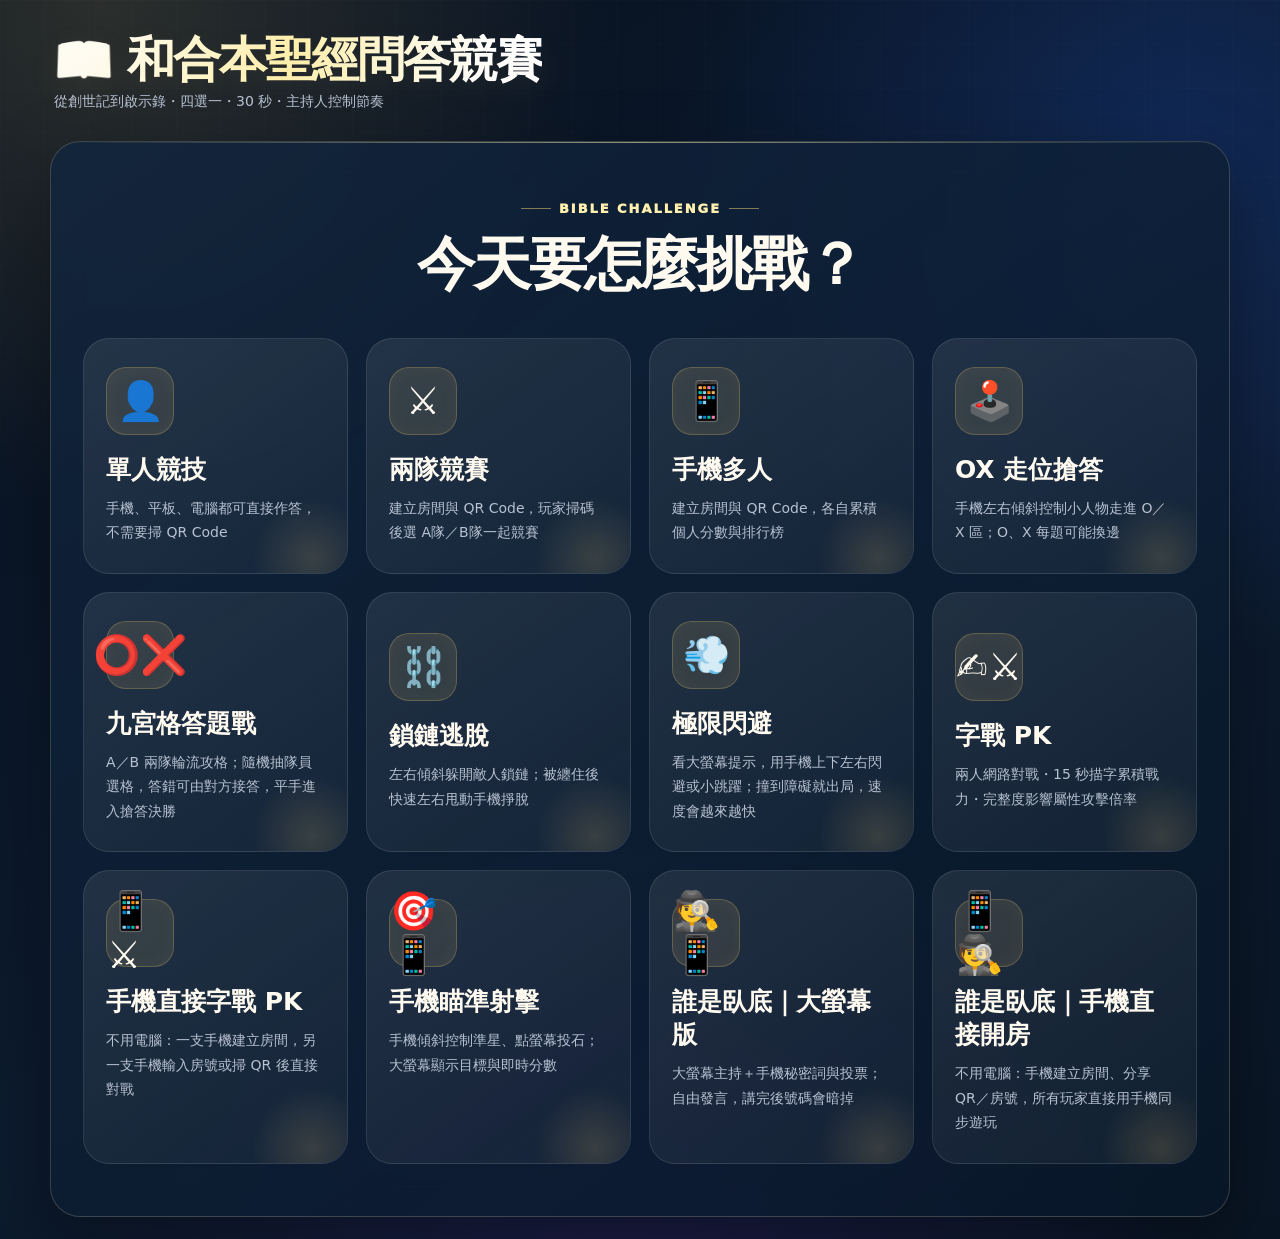
<file: index.html>
<!doctype html>
<html lang="zh-Hant">
<head>
  <meta charset="utf-8">
  <meta name="viewport" content="width=device-width,initial-scale=1">
  <meta name="theme-color" content="#07111f">
  <title>和合本聖經問答競賽</title>
  <link rel="stylesheet" href="./styles.css">
</head>
<body>
  <main id="app" class="app">
    <header class="header">
      <div>
        <div class="brand">📖 和合本聖經問答競賽</div>
        <div class="muted">從創世記到啟示錄・四選一・30 秒・主持人控制節奏</div>
      </div>
      <button id="homeBtn" class="ghost hidden">⌂ 回首頁</button>
    </header>

    <section id="home" class="glass hero">
      <div class="eyebrow">BIBLE CHALLENGE</div>
      <h1>今天要怎麼挑戰？</h1>
      <div class="mode-grid">
        <button class="mode-card" data-mode="solo">
          <span class="mode-icon">👤</span><b>單人競技</b>
          <small>手機、平板、電腦都可直接作答，不需要掃 QR Code</small>
        </button>
        <button class="mode-card" data-mode="team">
          <span class="mode-icon">⚔️</span><b>兩隊競賽</b>
          <small>建立房間與 QR Code，玩家掃碼後選 A隊／B隊一起競賽</small>
        </button>
        <button class="mode-card" data-mode="online">
          <span class="mode-icon">📱</span><b>手機多人</b>
          <small>建立房間與 QR Code，各自累積個人分數與排行榜</small>
        </button>
        <button class="mode-card" data-mode="ox">
          <span class="mode-icon">🕹️</span><b>OX 走位搶答</b>
          <small>手機左右傾斜控制小人物走進 O／X 區；O、X 每題可能換邊</small>
        </button>
        <button class="mode-card" data-mode="ttt">
          <span class="mode-icon">⭕❌</span><b>九宮格答題戰</b>
          <small>A／B 兩隊輪流攻格；隨機抽隊員選格，答錯可由對方接答，平手進入搶答決勝</small>
        </button>
        <button class="mode-card" data-mode="chain">
          <span class="mode-icon">⛓️</span><b>鎖鏈逃脫</b>
          <small>左右傾斜躲開敵人鎖鏈；被纏住後快速左右甩動手機掙脫</small>
        </button>
        <button class="mode-card" data-mode="dodge">
          <span class="mode-icon">💨</span><b>極限閃避</b>
          <small>看大螢幕提示，用手機上下左右閃避或小跳躍；撞到障礙就出局，速度會越來越快</small>
        </button>
        <button class="mode-card" data-mode="inkpk">
          <span class="mode-icon">✍️⚔️</span><b>字戰 PK</b>
          <small>兩人網路對戰・15 秒描字累積戰力・完整度影響屬性攻擊倍率</small>
        </button>
        <a class="mode-card mobile-pk-link" href="./pk.html">
          <span class="mode-icon">📱⚔️</span><b>手機直接字戰 PK</b>
          <small>不用電腦：一支手機建立房間，另一支手機輸入房號或掃 QR 後直接對戰</small>
        </a>
        <a class="mode-card mobile-pk-link" href="./shoot.html">
          <span class="mode-icon">🎯📱</span><b>手機瞄準射擊</b>
          <small>手機傾斜控制準星、點螢幕投石；大螢幕顯示目標與即時分數</small>
        </a>
        <a class="mode-card mobile-pk-link" href="./undercover.html">
          <span class="mode-icon">🕵️📱</span><b>誰是臥底｜大螢幕版</b>
          <small>大螢幕主持＋手機秘密詞與投票；自由發言，講完後號碼會暗掉</small>
        </a>
        <a class="mode-card mobile-pk-link" href="./undercover-phone.html">
          <span class="mode-icon">📱🕵️</span><b>誰是臥底｜手機直接開房</b>
          <small>不用電腦：手機建立房間、分享 QR／房號，所有玩家直接用手機同步遊玩</small>
        </a>
      </div>
    </section>

    <section id="onlineLobby" class="grid2 hidden">
      <div class="glass">
        <div id="lobbyModeLabel" class="eyebrow">手機多人模式</div>
        <h2>掃碼加入本局</h2>
        <div id="qr" class="qr-box"></div>
        <div id="joinUrl" class="join-url"></div>
        <div class="room-line">房號 <strong id="roomCode">-----</strong></div>
        <div class="button-row"><button id="onlineSetupBtn" class="primary">設定題目</button><button id="newRoomBtn" class="secondary">建立新房</button></div>
        <div id="inkpkLobbyOptions" class="inkpk-lobby-options hidden">
          <label>字戰難度
            <select id="inkpkDifficultySelect">
              <option value="easy">🟢 簡單｜1個字｜1.00×</option>
              <option value="normal">🟡 普通｜2個字｜1.15×</option>
              <option value="hard">🔴 困難｜3個字｜1.30×</option>
              <option value="heaven">👼 上天堂｜5個字｜1.50×</option>
            </select>
          </label>
          <div class="muted">1 位真人＝自動加入 AI；2 位真人＝真人 PK。AI 完成度每局隨機 70%～100%。</div>
        </div>
      </div>
      <div class="glass">
        <div class="title-row"><h2 id="waitingTitle">玩家等待區</h2><strong id="playerCount">0 人</strong></div>
        <div id="teamLobbySummary" class="team-lobby-summary hidden">
          <div><b id="lobbyTeamAName">A隊</b><strong id="teamACount">0 人</strong></div>
          <div><b id="lobbyTeamBName">B隊</b><strong id="teamBCount">0 人</strong></div>
        </div>
        <div id="players" class="player-wrap"></div>
        <p id="lobbyRuleText" class="muted">人數不限，1 人也能加入；不補 AI，不限制奇數或偶數。</p>
      </div>
    </section>

    <section id="setup" class="glass hidden">
      <div class="eyebrow">遊戲設定</div>
      <h2 id="setupTitle">設定題目</h2>
      <div class="setup-grid">
        <label>範圍
          <select id="testamentSelect">
            <option value="all">全聖經</option>
            <option value="old">舊約</option>
            <option value="new">新約</option>
          </select>
        </label>
        <label>經卷
          <select id="bookSelect"><option value="all">全部經卷</option></select>
        </label>
        <label>難度
          <select id="difficultySelect">
            <option value="easy">🟢 簡單</option>
            <option value="normal">🟡 普通</option>
            <option value="hard">🔴 困難</option>
            <option value="heaven">👼 上天堂</option>
          </select>
        </label>
        <label>題數
          <select id="countSelect">
            <option value="5">5 題</option><option value="10">10 題</option><option value="15">15 題</option><option value="20">20 題</option>
          </select>
        </label>
      </div>
      <div id="teamNames" class="team-name-grid hidden">
        <label>A 隊名稱<input id="teamAName" value="A隊" maxlength="12"></label>
        <label>B 隊名稱<input id="teamBName" value="B隊" maxlength="12"></label>
      </div>
      <div id="questionAvailability" class="notice"></div>
      <div class="button-row"><button id="startGameBtn" class="primary">開始遊戲</button><button id="backModeBtn" class="secondary">返回</button></div>
    </section>

    <section id="game" class="glass hidden">
      <div class="question-meta">
        <div><strong id="progress">第 1 / 5 題</strong><span id="difficultyBadge" class="badge"></span></div>
        <strong>⏱ <span id="timer">30</span> 秒</strong>
      </div>
      <div class="timer-shell"><div id="timerBar" class="timer-bar"></div></div>
      <div id="bookRef" class="reference-top"></div>
      <div id="questionText" class="question"></div>
      <div id="oxArena" class="ox-arena hidden">
        <div id="oxLeftZone" class="ox-zone ox-left"><div id="oxLeftLabel" class="ox-big">O</div></div>
        <div class="ox-center"><div>START</div><small>人物從中央出發</small></div>
        <div id="oxRightZone" class="ox-zone ox-right"><div id="oxRightLabel" class="ox-big">X</div></div>
        <div id="oxCharacters" class="ox-characters"></div>
      </div>
      <div id="oxStats" class="ox-stats hidden"></div>
      <div id="choices" class="choice-grid">
        <button class="choice choice-a" data-choice="A"><span class="letter">A</span><span id="answerA" class="answer"></span><span id="votesA" class="vote-count hidden"></span></button>
        <button class="choice choice-b" data-choice="B"><span class="letter">B</span><span id="answerB" class="answer"></span><span id="votesB" class="vote-count hidden"></span></button>
        <button class="choice choice-c" data-choice="C"><span class="letter">C</span><span id="answerC" class="answer"></span><span id="votesC" class="vote-count hidden"></span></button>
        <button class="choice choice-d" data-choice="D"><span class="letter">D</span><span id="answerD" class="answer"></span><span id="votesD" class="vote-count hidden"></span></button>
      </div>
      <div id="status" class="status">請作答</div>
      <div id="answerPanel" class="answer-panel hidden">
        <div id="correctAnswer" class="correct-answer"></div>
        <div id="scriptureRef" class="scripture-ref"></div>
        <div id="explanation" class="muted"></div>
      </div>
      <div id="teamScorePanel" class="team-score-panel hidden">
        <div class="team-score-card"><b id="teamALabel">A隊</b><strong id="teamAScore">0</strong></div>
        <div class="team-score-card"><b id="teamBLabel">B隊</b><strong id="teamBScore">0</strong></div>
      </div>
      <div class="button-row center">
        <button id="revealBtn" class="primary">公布答案</button>
        <button id="nextBtn" class="primary hidden">下一題 ▶</button>
      </div>
    </section>


    <section id="tttGame" class="glass hidden">
      <div class="ttt-topline">
        <div>
          <div class="eyebrow">⭕❌ TIC-TAC-TOE BIBLE BATTLE</div>
          <h2 id="tttTurnTitle">準備開始</h2>
          <div id="tttPickerText" class="muted"></div>
        </div>
        <div id="tttPhaseBadge" class="badge">等待</div>
      </div>

      <div class="ttt-layout">
        <div class="ttt-board-wrap">
          <div id="tttBoard" class="ttt-board">
            <button data-cell="0"></button><button data-cell="1"></button><button data-cell="2"></button>
            <button data-cell="3"></button><button data-cell="4"></button><button data-cell="5"></button>
            <button data-cell="6"></button><button data-cell="7"></button><button data-cell="8"></button>
          </div>
          <div class="ttt-team-key">
            <span><b id="tttAName">A隊</b> = ⭕</span>
            <span><b id="tttBName">B隊</b> = ❌</span>
          </div>
        </div>

        <div class="ttt-question-card">
          <div id="tttQuestionNo" class="muted"></div>
          <h2 id="tttQuestionText">等待選格</h2>
          <div id="tttChoices" class="ttt-host-choices hidden">
            <div><b>A</b><span id="tttA"></span></div>
            <div><b>B</b><span id="tttB"></span></div>
            <div><b>C</b><span id="tttC"></span></div>
            <div><b>D</b><span id="tttD"></span></div>
          </div>
          <div id="tttStatus" class="status">等待玩家操作</div>
          <div id="tttAnswerPanel" class="answer-panel hidden">
            <div id="tttCorrectAnswer" class="correct-answer"></div>
            <div id="tttReference" class="scripture-ref"></div>
            <div id="tttExplanation" class="muted"></div>
          </div>
        </div>
      </div>

      <div id="tttWinnerBanner" class="ttt-winner hidden"></div>
      <div class="button-row center">
        <button id="tttBackLobbyBtn" class="secondary hidden">返回等待區</button>
      </div>
    </section>


    <section id="chainGame" class="glass hidden">
      <div class="chain-head">
        <div>
          <div class="eyebrow">⛓️ CHAIN ESCAPE</div>
          <h2>鎖鏈逃脫</h2>
          <div id="chainStatus" class="status">準備開始</div>
        </div>
        <div class="chain-clock">⏱ <span id="chainTimer">45</span> 秒</div>
      </div>

      <div id="chainArena" class="chain-arena">
        <div class="chain-lane chain-left"><span>左側</span></div>
        <div class="chain-lane chain-center"><span>中央</span></div>
        <div class="chain-lane chain-right"><span>右側</span></div>
        <div id="chainWarning" class="chain-warning hidden">⚠️ 鎖鏈來了！</div>
        <div id="chainStrike" class="chain-strike hidden">⛓️⛓️⛓️</div>
        <div id="chainPlayers" class="chain-players"></div>
      </div>

      <div class="chain-legend">
        <span>左右傾斜手機＝移動</span>
        <span>被鎖住＝快速左右甩動手機掙脫</span>
      </div>
      <div id="chainScores" class="chain-scores"></div>
      <div class="button-row center">
        <button id="chainRestartBtn" class="primary hidden">再玩一次</button>
      </div>
    </section>


    <section id="dodgeGame" class="glass hidden">
      <div class="dodge-head">
        <div>
          <div class="eyebrow">💨 DODGE RUSH</div>
          <h2>極限閃避</h2>
          <div id="dodgeStatus" class="status">準備開始</div>
        </div>
        <div class="dodge-meta">
          <b>第 <span id="dodgeRound">0</span> 回合</b>
          <b>速度 <span id="dodgeSpeed">1.0×</span></b>
        </div>
      </div>

      <div id="dodgeArena" class="dodge-arena">
        <div class="dodge-center-target">
          <div id="dodgeCommandIcon" class="dodge-command-icon">READY</div>
          <div id="dodgeCommandText" class="dodge-command-text">看提示閃避</div>
        </div>
        <div id="dodgeObstacle" class="dodge-obstacle hidden">🧱</div>
        <div id="dodgePlayers" class="dodge-players"></div>
      </div>

      <div id="dodgeProgressShell" class="dodge-progress-shell">
        <div id="dodgeProgressBar" class="dodge-progress-bar"></div>
      </div>

      <div id="dodgeScoreboard" class="chain-scores"></div>
      <div class="button-row center">
        <button id="dodgeRestartBtn" class="primary hidden">再玩一次</button>
      </div>
    </section>


    <section id="inkpkGame" class="glass hidden">
      <div class="inkpk-head">
        <div>
          <div class="eyebrow">✍️⚔️ INK BATTLE</div>
          <h2>字戰 PK</h2>
          <div id="inkpkHostStatus" class="status">等待兩位玩家</div>
        </div>
        <div class="inkpk-char-box">
          <small>本局描寫</small>
          <strong id="inkpkHostChar">勇</strong>
        </div>
      </div>

      <div class="inkpk-versus">
        <article class="inkpk-fighter" id="inkpkFighter1">
          <div class="inkpk-player-top"><b id="inkpkName1">玩家 1</b><span id="inkpkColor1" class="ink-color-dot"></span></div>
          <div class="inkpk-hp-shell"><div id="inkpkHp1" class="inkpk-hp-bar"></div></div>
          <div class="inkpk-hp-text"><span id="inkpkHpText1">戰力 --</span><span id="inkpkComplete1">完整度 --</span></div>
          <div class="inkpk-glyph-stage"><img id="inkpkGlyph1" alt="玩家一描寫的字"></div>
          <div id="inkpkMult1" class="inkpk-mult">攻擊倍率 --</div>
        </article>

        <div class="inkpk-center">
          <div class="inkpk-vs">VS</div>
          <div id="inkpkClashText" class="inkpk-clash-text">準備中</div>
        </div>

        <article class="inkpk-fighter" id="inkpkFighter2">
          <div class="inkpk-player-top"><b id="inkpkName2">玩家 2</b><span id="inkpkColor2" class="ink-color-dot"></span></div>
          <div class="inkpk-hp-shell"><div id="inkpkHp2" class="inkpk-hp-bar"></div></div>
          <div class="inkpk-hp-text"><span id="inkpkHpText2">戰力 --</span><span id="inkpkComplete2">完整度 --</span></div>
          <div class="inkpk-glyph-stage"><img id="inkpkGlyph2" alt="玩家二描寫的字"></div>
          <div id="inkpkMult2" class="inkpk-mult">攻擊倍率 --</div>
        </article>
      </div>

      <div id="inkpkRuleHint" class="notice">兩位玩家都完成 15 秒描字後，字會自動進場碰撞對戰。</div>
      <div id="inkpkWinner" class="ttt-winner hidden"></div>
      <div class="button-row center"><button id="inkpkRestartBtn" class="primary hidden">再玩一次</button></div>
    </section>

    <section id="ranking" class="glass hidden">
      <div class="eyebrow">FINAL RESULT</div>
      <h2>🏆 最終結果</h2>
      <div id="rankList" class="rank-list"></div>
      <button id="restartBtn" class="primary">再玩一局</button>
    </section>
  </main>
  <script type="module" src="./screen.js"></script>
</body>
</html>
</file>
<file: styles.css>
:root{
  --bg:#07111f;--bg2:#0d1b2f;--panel:rgba(12,28,48,.78);--panel2:rgba(255,255,255,.055);
  --line:rgba(235,220,176,.20);--line2:rgba(255,255,255,.10);--text:#fffaf0;--muted:#b8c2d3;
  --gold:#e6c56d;--gold2:#fff0ae;--blue:#2563eb;--cyan:#0891b2;--rose:#db2777;--orange:#f97316;
  --green:#16a34a;--lime:#65a30d;--violet:#7c3aed;--purple:#9333ea;--danger:#ef4444;
  --shadow:0 24px 70px rgba(0,0,0,.34);--soft-shadow:0 10px 34px rgba(0,0,0,.22);
}
*{box-sizing:border-box}
html{min-height:100%;background:var(--bg)}
body{margin:0;min-height:100vh;font-family:"Microsoft JhengHei","PingFang TC",system-ui,sans-serif;color:var(--text);background:
 radial-gradient(circle at 8% 0%,rgba(230,197,109,.16),transparent 30%),
 radial-gradient(circle at 92% 12%,rgba(37,99,235,.22),transparent 32%),
 radial-gradient(circle at 50% 110%,rgba(124,58,237,.16),transparent 38%),
 linear-gradient(150deg,var(--bg),var(--bg2) 58%,#091523);padding:22px;overflow-x:hidden}
body::before{content:"";position:fixed;inset:0;pointer-events:none;background-image:linear-gradient(rgba(255,255,255,.018) 1px,transparent 1px),linear-gradient(90deg,rgba(255,255,255,.018) 1px,transparent 1px);background-size:44px 44px;mask-image:linear-gradient(to bottom,rgba(0,0,0,.7),transparent 92%)}
button,input,select{font:inherit}button{touch-action:manipulation}.hidden{display:none!important}
.app{width:min(1180px,100%);margin:auto;position:relative;z-index:1}
.header{display:flex;justify-content:space-between;align-items:center;gap:18px;margin:4px 0 22px;padding:8px 4px}
.brand{font-size:clamp(28px,4vw,48px);font-weight:1000;letter-spacing:-.04em;line-height:1.08;background:linear-gradient(105deg,#fffdf5 8%,var(--gold2) 48%,#fff 88%);-webkit-background-clip:text;background-clip:text;color:transparent;text-shadow:0 10px 35px rgba(230,197,109,.08)}
.header .muted{margin-top:7px;font-size:14px}.muted{color:var(--muted)}
.glass{background:linear-gradient(145deg,rgba(17,37,61,.86),rgba(8,23,41,.75));border:1px solid var(--line);border-radius:30px;padding:26px;box-shadow:var(--shadow);backdrop-filter:blur(18px);-webkit-backdrop-filter:blur(18px);position:relative;overflow:hidden}
.glass::after{content:"";position:absolute;left:0;right:0;top:0;height:1px;background:linear-gradient(90deg,transparent,rgba(255,240,174,.55),transparent);pointer-events:none}
.hero{text-align:center;padding:52px 32px}.hero h1{font-size:clamp(32px,5vw,58px);margin:10px 0 4px;letter-spacing:-.04em}.eyebrow{display:inline-flex;align-items:center;gap:8px;font-weight:1000;color:var(--gold2);letter-spacing:.15em;text-transform:uppercase;font-size:13px}.eyebrow::before,.eyebrow::after{content:"";width:30px;height:1px;background:rgba(230,197,109,.55)}
.mode-grid{display:grid;grid-template-columns:repeat(3,1fr);gap:18px;margin-top:34px}
.mode-card,.setting-card{border:1px solid var(--line2);background:linear-gradient(145deg,rgba(255,255,255,.085),rgba(255,255,255,.035));color:var(--text);border-radius:26px;padding:28px 22px;text-align:left;cursor:pointer;transition:transform .22s ease,border-color .22s ease,box-shadow .22s ease,background .22s ease;position:relative;overflow:hidden;min-height:210px}
.mode-card::before{content:"";position:absolute;inset:auto -30px -50px auto;width:130px;height:130px;border-radius:50%;background:radial-gradient(circle,rgba(230,197,109,.17),transparent 65%)}
.mode-card:hover{transform:translateY(-7px);border-color:rgba(255,240,174,.5);box-shadow:0 18px 45px rgba(0,0,0,.28);background:linear-gradient(145deg,rgba(255,255,255,.12),rgba(255,255,255,.05))}.mode-card:active{transform:translateY(-2px) scale(.99)}
.mode-icon{display:flex;align-items:center;justify-content:center;width:68px;height:68px;border-radius:20px;font-size:38px;margin-bottom:18px;background:rgba(230,197,109,.11);border:1px solid rgba(230,197,109,.25);box-shadow:inset 0 0 20px rgba(230,197,109,.05)}
.mode-card b{display:block;font-size:25px}.mode-card small{display:block;color:var(--muted);margin-top:10px;line-height:1.75;font-size:14px}
.primary,.secondary,.ghost{border-radius:17px;padding:14px 21px;font-weight:1000;cursor:pointer;transition:.18s ease;letter-spacing:.01em}.primary{border:1px solid rgba(255,240,174,.38);color:#172033;background:linear-gradient(135deg,#fff0ae,#e6c56d 56%,#c9a746);box-shadow:0 10px 26px rgba(230,197,109,.18)}.primary:hover{transform:translateY(-2px);filter:brightness(1.04);box-shadow:0 14px 30px rgba(230,197,109,.24)}.primary:disabled{opacity:.4;cursor:not-allowed;transform:none;filter:none}.secondary,.ghost{border:1px solid var(--line);color:var(--text);background:rgba(255,255,255,.055)}.secondary:hover,.ghost:hover{background:rgba(255,255,255,.1);border-color:rgba(255,240,174,.38)}
.grid2{display:grid;grid-template-columns:1fr 1fr;gap:20px}.grid2 .glass{min-height:420px}
.qr-box{display:inline-block;background:#fff;padding:14px;border-radius:22px;min-width:248px;min-height:248px;box-shadow:0 18px 45px rgba(0,0,0,.27)}.join-url{word-break:break-all;color:var(--muted);font-size:12px;margin-top:12px;line-height:1.5}.room-line{margin-top:16px;font-size:20px}.room-line strong{color:var(--gold2);letter-spacing:.1em}.button-row{display:flex;gap:11px;flex-wrap:wrap;margin-top:20px}.button-row.center{justify-content:center}.title-row,.question-meta{display:flex;justify-content:space-between;align-items:center;gap:14px}.player-wrap{display:flex;flex-wrap:wrap;gap:9px;margin-top:14px}.pill{padding:10px 14px;border-radius:999px;background:rgba(255,255,255,.075);border:1px solid var(--line2);font-weight:900;box-shadow:var(--soft-shadow)}
.setup-grid,.team-name-grid{display:grid;grid-template-columns:repeat(2,1fr);gap:16px;margin:22px 0}.setup-grid label,.team-name-grid label,label{display:grid;gap:9px;font-weight:900;color:#f8f3e3}select,input{width:100%;padding:15px 16px;border-radius:15px;border:1px solid var(--line);background:#102039;color:var(--text);outline:none;transition:.18s}select:focus,input:focus{border-color:var(--gold);box-shadow:0 0 0 4px rgba(230,197,109,.10)}option{background:#102039;color:#fff}.notice{padding:15px 17px;border-radius:18px;background:rgba(230,197,109,.075);border:1px solid rgba(230,197,109,.16);line-height:1.65;color:#e9e2cf}
#game{padding:28px}.question-meta{padding:2px 4px 8px}.question-meta>strong{font-size:20px;color:var(--gold2)}
.timer-shell{height:12px;border-radius:999px;background:rgba(255,255,255,.08);overflow:hidden;margin:12px 0 24px;border:1px solid rgba(255,255,255,.06)}.timer-bar{height:100%;width:100%;background:linear-gradient(90deg,#4ade80 0%,#facc15 52%,#fb7185 100%);box-shadow:0 0 18px rgba(250,204,21,.3);transition:width .2s linear}.badge{display:inline-block;margin-left:10px;padding:6px 11px;border-radius:999px;background:rgba(230,197,109,.10);border:1px solid rgba(230,197,109,.22);color:var(--gold2);font-size:13px}.reference-top{text-align:center;color:var(--gold2);font-weight:1000;letter-spacing:.05em}.question{font-size:clamp(28px,4vw,50px);font-weight:1000;text-align:center;margin:22px auto 30px;line-height:1.4;max-width:980px;text-wrap:balance;text-shadow:0 7px 30px rgba(0,0,0,.22)}
.choice-grid{display:grid;grid-template-columns:1fr 1fr;gap:16px}.choice{min-height:156px;border:1px solid rgba(255,255,255,.17);border-radius:26px;color:#fff;padding:20px 22px;display:grid;grid-template-columns:72px 1fr;align-items:center;gap:18px;text-align:left;cursor:pointer;position:relative;overflow:hidden;box-shadow:0 14px 32px rgba(0,0,0,.20);transition:transform .16s ease,box-shadow .16s ease,filter .16s ease,opacity .16s ease}.choice::after{content:"";position:absolute;inset:0;background:linear-gradient(110deg,rgba(255,255,255,.13),transparent 28%,transparent 72%,rgba(255,255,255,.06));pointer-events:none}.choice:hover:not(:disabled){transform:translateY(-3px) scale(1.01);box-shadow:0 18px 38px rgba(0,0,0,.28);filter:brightness(1.05)}.choice:active:not(:disabled){transform:scale(.992)}.choice:disabled{cursor:default}.choice-a{background:linear-gradient(145deg,#1d4ed8,#0e7490)}.choice-b{background:linear-gradient(145deg,#be185d,#ea580c)}.choice-c{background:linear-gradient(145deg,#15803d,#4d7c0f)}.choice-d{background:linear-gradient(145deg,#6d28d9,#7e22ce)}.letter{display:flex;align-items:center;justify-content:center;width:62px;height:62px;border-radius:18px;font-size:38px;font-weight:1000;background:rgba(0,0,0,.20);border:1px solid rgba(255,255,255,.24);text-shadow:0 4px 12px rgba(0,0,0,.25)}.answer{font-size:clamp(18px,2.5vw,29px);font-weight:1000;line-height:1.4}.vote-count{position:absolute;right:14px;bottom:12px;background:rgba(5,12,20,.34);padding:7px 11px;border-radius:999px;font-size:13px;font-weight:900;border:1px solid rgba(255,255,255,.12)}.selected{outline:5px solid #fff;outline-offset:-8px;box-shadow:0 0 0 4px rgba(255,255,255,.18),0 18px 40px rgba(0,0,0,.25)}.correct{outline:6px solid #fef08a;outline-offset:-9px;box-shadow:0 0 0 5px rgba(34,197,94,.5),0 0 35px rgba(74,222,128,.32)!important;animation:correctPulse .45s ease}.wrong{opacity:.36;filter:saturate(.55)}@keyframes correctPulse{50%{transform:scale(1.018)}}
.status{text-align:center;font-weight:1000;font-size:20px;margin:22px 0;color:#f7f0dc}.answer-panel{padding:22px;border-radius:22px;background:linear-gradient(145deg,rgba(21,128,61,.17),rgba(230,197,109,.08));border:1px solid rgba(134,239,172,.28);text-align:center;box-shadow:inset 0 1px 0 rgba(255,255,255,.06)}.correct-answer{font-size:27px;font-weight:1000;color:#ecfccb}.scripture-ref{font-size:18px;margin-top:10px;color:var(--gold2);font-weight:900}.team-score-panel{display:grid;grid-template-columns:1fr 1fr;gap:16px;margin-top:20px}.team-score-card{display:grid;gap:10px;text-align:center;padding:18px;border-radius:20px;background:rgba(255,255,255,.055);border:1px solid var(--line2)}.team-score-card strong{font-size:38px;color:var(--gold2)}
.rank-list{display:grid;gap:13px;margin:20px 0}.rank{display:flex;align-items:center;gap:15px;padding:18px;border-radius:20px;background:linear-gradient(90deg,rgba(255,255,255,.085),rgba(255,255,255,.04));border:1px solid var(--line2);box-shadow:var(--soft-shadow)}.rank:first-child{border-color:rgba(230,197,109,.38);background:linear-gradient(90deg,rgba(230,197,109,.14),rgba(255,255,255,.045))}.rank .name{flex:1;font-weight:1000}.rank strong{color:var(--gold2);font-size:20px}.medal{font-size:30px}
.mobile-card{width:min(620px,100%);margin:5vh auto}.full{width:100%;margin-top:16px}.big-icon{text-align:center;font-size:68px;filter:drop-shadow(0 10px 20px rgba(0,0,0,.25))}.mobile-card h1,.mobile-card h2{text-align:center}.mobile-card h1{margin-bottom:18px}.mobile-choice-grid{display:grid;grid-template-columns:1fr 1fr;gap:12px}.mobile-choice{min-height:154px;border:1px solid rgba(255,255,255,.17);border-radius:24px;color:#fff;font-size:20px;font-weight:1000;white-space:pre-line;padding:16px;box-shadow:var(--soft-shadow)}.mobile-card #nameInput{margin-top:7px}.mobile-card #joinMsg{min-height:26px;margin-top:9px}.mobile-timer{text-align:center;font-weight:1000;font-size:24px;margin:9px 0 16px;color:var(--gold2)}
.team-lobby-summary{display:grid;grid-template-columns:1fr 1fr;gap:11px;margin:14px 0 18px}.team-lobby-summary>div{display:flex;justify-content:space-between;align-items:center;padding:14px 16px;border-radius:17px;background:rgba(255,255,255,.055);border:1px solid var(--line2)}.team-picker{margin:16px 0}.team-pick.active{outline:4px solid var(--gold2);outline-offset:-5px;background:rgba(230,197,109,.18);color:var(--gold2)}.team-tag{text-align:center;padding:11px 14px;border-radius:999px;background:rgba(230,197,109,.10);border:1px solid rgba(230,197,109,.25);font-weight:1000;color:var(--gold2)}.pill.team-a{background:rgba(37,99,235,.18);border-color:rgba(96,165,250,.25)}.pill.team-b{background:rgba(219,39,119,.18);border-color:rgba(244,114,182,.25)}
@media(max-width:900px){.mode-grid{grid-template-columns:1fr}.mode-card{min-height:unset}.grid2{grid-template-columns:1fr}.grid2 .glass{min-height:unset}}
@media(max-width:760px){body{padding:12px}.header{align-items:flex-start;margin-bottom:14px}.brand{font-size:29px}.header .muted{font-size:12px}.glass{border-radius:24px;padding:18px}.hero{padding:28px 16px}.hero h1{font-size:36px}.mode-grid{gap:12px;margin-top:24px}.mode-card{text-align:left;padding:20px;display:grid;grid-template-columns:58px 1fr;column-gap:14px;align-items:center}.mode-card::before{display:none}.mode-icon{width:58px;height:58px;font-size:30px;margin:0;grid-row:1/3}.mode-card b{font-size:21px}.mode-card small{margin-top:3px;line-height:1.55}.setup-grid,.team-name-grid,.choice-grid,.team-score-panel{grid-template-columns:1fr}.question-meta{align-items:flex-start}.question-meta>div{display:grid;gap:7px}.question-meta>strong{font-size:17px}.badge{margin-left:0;width:max-content}.question{font-size:29px;margin:17px 0 22px}.choice{min-height:112px;border-radius:21px;padding:14px 16px;grid-template-columns:54px 1fr;gap:13px}.letter{width:48px;height:48px;border-radius:14px;font-size:29px}.answer{font-size:18px}.vote-count{right:10px;bottom:8px}.team-lobby-summary{grid-template-columns:1fr}.qr-box{min-width:228px;min-height:228px}.button-row>*{flex:1 1 150px}.mobile-card{margin:2vh auto}.mobile-choice{min-height:132px;font-size:18px}.eyebrow::before,.eyebrow::after{width:18px}}
@media(max-width:430px){body{padding:9px}.glass{padding:15px;border-radius:21px}.brand{font-size:25px}.hero h1{font-size:31px}.mobile-choice-grid{grid-template-columns:1fr}.mobile-choice{min-height:96px}.choice{min-height:100px}.question{font-size:25px}.primary,.secondary,.ghost{padding:13px 15px}.team-picker .mobile-choice-grid{grid-template-columns:1fr 1fr}.team-picker .team-pick{min-height:54px}}
@media(prefers-reduced-motion:reduce){*{animation:none!important;transition:none!important}}


/* v10 - OX 走位搶答 */
.ox-arena{position:relative;height:460px;border-radius:28px;overflow:hidden;border:2px solid rgba(255,255,255,.14);background:linear-gradient(180deg,#10233e,#091728);box-shadow:inset 0 0 50px rgba(0,0,0,.35);margin:14px 0 18px}
.ox-zone{position:absolute;top:0;bottom:0;width:34%;display:flex;align-items:center;justify-content:center;opacity:.86;transition:.25s}.ox-left{left:0}.ox-right{right:0}.zone-o{background:linear-gradient(135deg,rgba(34,197,94,.34),rgba(14,116,144,.22))}.zone-x{background:linear-gradient(135deg,rgba(244,63,94,.34),rgba(190,24,93,.22))}.ox-big{font-size:clamp(92px,13vw,180px);font-weight:1000;color:#fff;text-shadow:0 9px 35px rgba(0,0,0,.35)}.ox-center{position:absolute;left:34%;right:34%;top:0;bottom:0;display:flex;flex-direction:column;align-items:center;justify-content:center;color:rgba(255,255,255,.44);font-weight:1000;letter-spacing:.14em;border-left:2px dashed rgba(255,255,255,.16);border-right:2px dashed rgba(255,255,255,.16)}.ox-center small{font-size:11px;margin-top:8px;letter-spacing:.04em}.ox-characters{position:absolute;inset:0;pointer-events:none}.ox-person{position:absolute;transform:translate(-50%,-50%);display:grid;justify-items:center;min-width:74px;transition:left .05s linear;z-index:5}.ox-avatar{font-size:44px;filter:drop-shadow(0 6px 8px rgba(0,0,0,.5))}.ox-person b{font-size:12px;background:rgba(4,10,18,.78);border:1px solid rgba(255,255,255,.22);padding:4px 7px;border-radius:999px;max-width:90px;overflow:hidden;text-overflow:ellipsis;white-space:nowrap}.ox-person.walking .ox-avatar{animation:oxWalk .22s infinite alternate}@keyframes oxWalk{to{transform:translateY(-7px) rotate(3deg)}}.ox-correct{box-shadow:inset 0 0 0 8px #fef08a,inset 0 0 70px rgba(250,204,21,.33);opacity:1}.ox-stats{display:flex;justify-content:center;gap:12px;flex-wrap:wrap;margin:12px 0}.ox-stats span{padding:10px 14px;border-radius:999px;background:rgba(255,255,255,.07);border:1px solid var(--line2)}
.ox-phone-guide{display:grid;grid-template-columns:76px 1fr 76px;align-items:center;gap:9px;margin:18px 0;text-align:center}.ox-phone-guide span{font-size:48px;font-weight:1000;padding:18px 6px;border-radius:22px;background:rgba(255,255,255,.08);border:1px solid var(--line2)}.ox-phone-guide b{color:var(--gold2);font-size:16px}.ox-fallback{display:grid;grid-template-columns:1fr 1fr 1fr;gap:9px;margin-top:14px}.ox-fallback button{min-height:54px}.mode-grid{grid-template-columns:repeat(4,1fr)}
@media(max-width:1100px){.mode-grid{grid-template-columns:repeat(2,1fr)}}
@media(max-width:760px){.ox-arena{height:380px}.ox-avatar{font-size:36px}.ox-person{min-width:64px}.ox-fallback{grid-template-columns:1fr 1fr 1fr}.mode-grid{grid-template-columns:1fr}}


/* ===== 九宮格答題戰 ===== */
.ttt-topline{display:flex;justify-content:space-between;align-items:flex-start;gap:16px;margin-bottom:18px}
.ttt-layout{display:grid;grid-template-columns:minmax(300px,520px) 1fr;gap:24px;align-items:start}
.ttt-board-wrap{display:flex;flex-direction:column;gap:14px}
.ttt-board,.ttt-mobile-board{display:grid;grid-template-columns:repeat(3,1fr);gap:10px}
.ttt-board button{
  aspect-ratio:1/1;border:2px solid rgba(255,255,255,.2);border-radius:18px;
  background:rgba(255,255,255,.06);font-size:clamp(34px,5vw,72px);font-weight:900;color:#fff;
  pointer-events:none;
}
.ttt-board button.team-a,.ttt-mobile-board button.team-a{background:rgba(53,170,255,.18)}
.ttt-board button.team-b,.ttt-mobile-board button.team-b{background:rgba(255,85,120,.18)}
.ttt-board button.winning{outline:4px solid #ffd86b;box-shadow:0 0 28px rgba(255,216,107,.45);transform:scale(1.03)}
.ttt-team-key{display:flex;justify-content:space-between;gap:12px;flex-wrap:wrap;font-size:1.05rem}
.ttt-question-card{background:rgba(255,255,255,.055);border:1px solid rgba(255,255,255,.12);border-radius:20px;padding:20px;min-height:360px}
.ttt-host-choices{display:grid;grid-template-columns:1fr 1fr;gap:10px;margin:18px 0}
.ttt-host-choices>div{display:flex;gap:10px;align-items:flex-start;background:rgba(255,255,255,.07);padding:12px;border-radius:14px}
.ttt-host-choices b{display:inline-flex;align-items:center;justify-content:center;min-width:32px;height:32px;border-radius:10px;background:rgba(255,255,255,.14)}
.ttt-winner{margin-top:20px;padding:22px;text-align:center;font-size:clamp(28px,4vw,52px);font-weight:900;border-radius:18px;background:linear-gradient(135deg,rgba(255,214,102,.25),rgba(255,255,255,.08));border:2px solid rgba(255,214,102,.6)}

.ttt-mobile-board{margin:18px 0}
.ttt-mobile-board button{
  aspect-ratio:1/1;border:2px solid rgba(255,255,255,.22);border-radius:16px;
  background:rgba(255,255,255,.08);color:#fff;font-size:30px;font-weight:900;
}
.ttt-mobile-board button:disabled{opacity:.62}
.ttt-mobile-board button:not(:disabled){box-shadow:0 0 0 2px rgba(255,216,107,.25) inset}
#tttBuzzBtn{font-size:26px;padding:22px;margin:18px 0;animation:tttPulse .8s infinite alternate}
@keyframes tttPulse{from{transform:scale(1)}to{transform:scale(1.025)}}
@media(max-width:900px){.ttt-layout{grid-template-columns:1fr}.ttt-question-card{min-height:unset}}

.ttt-board button.ttt-selected{outline:4px solid rgba(255,255,255,.8);box-shadow:0 0 22px rgba(255,255,255,.28)}


/* ===== v12：OX 手機目前位置顯示 ===== */
.ox-phone-track-wrap{margin:18px 0 14px}
.ox-phone-track{
  position:relative;height:110px;border-radius:20px;overflow:hidden;
  border:2px solid rgba(255,255,255,.18);
  background:rgba(255,255,255,.05);
}
.ox-phone-zone{position:absolute;top:0;bottom:0;display:flex;align-items:flex-start;justify-content:center;padding-top:10px;font-weight:900;font-size:22px;transition:.18s}
.ox-phone-zone.left{left:0;width:35%}
.ox-phone-zone.center{left:35%;width:30%;background:rgba(255,255,255,.045);font-size:14px;color:rgba(255,255,255,.65)}
.ox-phone-zone.right{right:0;width:35%}
.ox-phone-zone.zone-o{background:rgba(48,190,125,.16)}
.ox-phone-zone.zone-x{background:rgba(255,84,112,.16)}
.ox-phone-zone.active-zone{box-shadow:inset 0 0 0 3px rgba(255,216,107,.72);filter:brightness(1.18)}
.ox-phone-player{
  position:absolute;left:50%;bottom:8px;transform:translateX(-50%);
  display:flex;flex-direction:column;align-items:center;z-index:5;
  transition:left .045s linear;pointer-events:none;
}
.ox-phone-player .avatar{font-size:38px;filter:drop-shadow(0 4px 5px rgba(0,0,0,.35))}
.ox-phone-player small{
  max-width:90px;overflow:hidden;text-overflow:ellipsis;white-space:nowrap;
  padding:2px 7px;border-radius:10px;background:rgba(8,18,32,.82);font-weight:800
}
.ox-position-text,.ox-choice-text{text-align:center;font-weight:800;margin-top:8px}
.ox-choice-text{font-size:18px;color:#ffe18a}


/* ===== v13：鎖鏈逃脫 ===== */
.chain-head{display:flex;justify-content:space-between;gap:18px;align-items:flex-start;margin-bottom:16px}
.chain-clock{font-size:clamp(22px,3vw,34px);font-weight:900}
.chain-arena{
  position:relative;height:min(58vh,520px);min-height:360px;overflow:hidden;border-radius:24px;
  border:2px solid rgba(255,255,255,.14);background:linear-gradient(180deg,rgba(255,255,255,.055),rgba(0,0,0,.13));
}
.chain-lane{position:absolute;top:0;bottom:0;display:flex;justify-content:center;padding-top:14px;font-weight:900;color:rgba(255,255,255,.7)}
.chain-left{left:0;width:35%;background:rgba(66,155,255,.055)}
.chain-center{left:35%;width:30%;background:rgba(255,255,255,.035)}
.chain-right{right:0;width:35%;background:rgba(255,110,130,.055)}
.chain-warning{
  position:absolute;top:12%;z-index:8;padding:16px 22px;border-radius:16px;
  background:rgba(255,200,68,.94);color:#1b1604;font-size:clamp(20px,3vw,36px);font-weight:900;
  box-shadow:0 8px 25px rgba(0,0,0,.3);animation:chainWarn .32s infinite alternate;
}
.chain-warning[data-zone="left"]{left:6%}
.chain-warning[data-zone="center"]{left:50%;transform:translateX(-50%)}
.chain-warning[data-zone="right"]{right:6%}
@keyframes chainWarn{from{scale:1}to{scale:1.055}}
.chain-strike{
  position:absolute;top:0;bottom:0;z-index:7;display:flex;align-items:center;justify-content:center;
  font-size:clamp(42px,8vw,100px);background:rgba(220,40,65,.27);backdrop-filter:blur(1px);
  animation:chainHit .25s ease-out
}
.chain-strike[data-zone="left"]{left:0;width:35%}
.chain-strike[data-zone="center"]{left:35%;width:30%}
.chain-strike[data-zone="right"]{right:0;width:35%}
@keyframes chainHit{from{opacity:.2;transform:scaleY(.4)}to{opacity:1;transform:scaleY(1)}}
.chain-players{position:absolute;inset:0;z-index:6}
.chain-person{
  position:absolute;transform:translate(-50%,-50%);display:flex;flex-direction:column;align-items:center;
  transition:left .05s linear;min-width:80px;text-align:center;filter:drop-shadow(0 5px 4px rgba(0,0,0,.3))
}
.chain-person-avatar{font-size:40px}
.chain-person b{background:rgba(7,17,31,.82);padding:2px 7px;border-radius:9px;max-width:100px;overflow:hidden;text-overflow:ellipsis;white-space:nowrap}
.chain-person-state{min-height:18px;font-weight:900;color:#ffd66b}
.chain-person.is-chained .chain-person-avatar{animation:chainTrapped .22s infinite alternate}
@keyframes chainTrapped{from{transform:rotate(-8deg)}to{transform:rotate(8deg)}}
.chain-legend{display:flex;justify-content:space-between;gap:12px;flex-wrap:wrap;margin:12px 2px}
.chain-scores{display:grid;grid-template-columns:repeat(auto-fit,minmax(180px,1fr));gap:10px}
.chain-scores>div{display:grid;gap:2px;padding:10px 12px;border-radius:14px;background:rgba(255,255,255,.06)}
.chain-scores span{font-weight:900}.chain-scores small{opacity:.7}

.chain-phone-track{
  position:relative;height:118px;border-radius:20px;overflow:hidden;margin:18px 0 10px;
  border:2px solid rgba(255,255,255,.16);background:rgba(255,255,255,.045)
}
.chain-phone-zone{position:absolute;top:0;bottom:0;display:flex;justify-content:center;padding-top:10px;font-weight:900}
.chain-phone-zone.left{left:0;width:35%;background:rgba(66,155,255,.08)}
.chain-phone-zone.center{left:35%;width:30%;background:rgba(255,255,255,.04)}
.chain-phone-zone.right{right:0;width:35%;background:rgba(255,110,130,.08)}
.chain-phone-player{
  position:absolute;left:50%;bottom:8px;transform:translateX(-50%);display:flex;flex-direction:column;align-items:center;
  transition:left .045s linear
}
.chain-phone-player span{font-size:40px}.chain-phone-player small{background:rgba(7,17,31,.82);padding:2px 7px;border-radius:8px}
.chain-trap-box{
  margin-top:16px;padding:18px;border-radius:18px;border:2px solid rgba(255,103,126,.55);
  background:rgba(120,20,38,.19);text-align:center
}
.chain-trap-title{font-size:24px;font-weight:900;margin-bottom:5px}
.chain-break-shell{height:18px;margin:16px 0 7px;border-radius:999px;background:rgba(255,255,255,.1);overflow:hidden}
.chain-break-bar{height:100%;width:0;background:linear-gradient(90deg,#ffd66b,#fff1a8);transition:width .08s}
#chainBreakText{font-weight:900;margin-bottom:12px}
@media(max-width:700px){.chain-arena{min-height:320px}.chain-person-avatar{font-size:34px}}


/* ===== v14：極限閃避 ===== */
.dodge-head{display:flex;justify-content:space-between;gap:18px;align-items:flex-start;margin-bottom:14px}
.dodge-meta{display:flex;gap:18px;flex-wrap:wrap;font-size:20px}
.dodge-arena{
  position:relative;height:min(58vh,520px);min-height:360px;overflow:hidden;border-radius:24px;
  border:2px solid rgba(255,255,255,.15);
  background:
    radial-gradient(circle at center,rgba(255,255,255,.08),transparent 30%),
    linear-gradient(180deg,rgba(255,255,255,.05),rgba(0,0,0,.16));
}
.dodge-center-target{
  position:absolute;left:50%;top:50%;transform:translate(-50%,-50%);
  width:170px;height:170px;border-radius:50%;display:flex;flex-direction:column;align-items:center;justify-content:center;
  border:2px dashed rgba(255,255,255,.22);z-index:2;text-align:center
}
.dodge-command-icon{font-size:clamp(38px,6vw,76px);font-weight:900}
.dodge-command-text{font-size:clamp(18px,2.5vw,28px);font-weight:900}
.dodge-obstacle{
  position:absolute;z-index:8;font-size:clamp(55px,10vw,120px);filter:drop-shadow(0 8px 7px rgba(0,0,0,.35));
  animation-duration:var(--dodge-duration,1.8s);animation-timing-function:linear;animation-fill-mode:forwards
}
.dodge-obstacle.from-left{left:-15%;top:50%;transform:translateY(-50%);animation-name:dodgeFromLeft}
.dodge-obstacle.from-right{right:-15%;top:50%;transform:translateY(-50%);animation-name:dodgeFromRight}
.dodge-obstacle.from-top{top:-20%;left:50%;transform:translateX(-50%);animation-name:dodgeFromTop}
.dodge-obstacle.from-bottom{bottom:-20%;left:50%;transform:translateX(-50%);animation-name:dodgeFromBottom}
.dodge-obstacle.from-front{left:50%;top:50%;transform:translate(-50%,-50%) scale(.12);animation-name:dodgeFromFront}
@keyframes dodgeFromLeft{to{left:110%}}
@keyframes dodgeFromRight{to{right:110%}}
@keyframes dodgeFromTop{to{top:110%}}
@keyframes dodgeFromBottom{to{bottom:110%}}
@keyframes dodgeFromFront{to{transform:translate(-50%,-50%) scale(2.5);opacity:.85}}
.dodge-players{position:absolute;inset:0;z-index:5}
.dodge-person{
  position:absolute;transform:translate(-50%,-50%);display:flex;flex-direction:column;align-items:center;
  transition:.2s;filter:drop-shadow(0 4px 4px rgba(0,0,0,.35))
}
.dodge-person span{font-size:38px}.dodge-person b{padding:2px 7px;border-radius:9px;background:rgba(7,17,31,.82)}
.dodge-person.out{opacity:.25;filter:grayscale(1);transform:translate(-50%,-50%) rotate(90deg)}
.dodge-person.out::after{content:"💥";font-size:28px;position:absolute;top:-18px}
.dodge-progress-shell{height:14px;margin:12px 0;border-radius:999px;background:rgba(255,255,255,.09);overflow:hidden}
.dodge-progress-bar{height:100%;width:0;background:linear-gradient(90deg,#ffd76a,#fff3b2)}

.dodge-phone-pad{display:grid;grid-template-columns:repeat(3,1fr);gap:8px;max-width:330px;margin:18px auto}
.dodge-pad-cell{
  aspect-ratio:1/1;border-radius:16px;display:flex;align-items:center;justify-content:center;
  background:rgba(255,255,255,.045);font-size:32px;font-weight:900;border:2px solid transparent
}
.dodge-pad-cell.center span{font-size:40px}
.dodge-pad-cell.key{background:rgba(255,255,255,.075)}
.dodge-pad-cell.jump{background:rgba(255,214,107,.1);font-size:22px}
.dodge-pad-cell.active{border-color:#ffd76a;background:rgba(255,214,107,.22);box-shadow:0 0 20px rgba(255,214,107,.22);animation:dodgeKey .35s infinite alternate}
@keyframes dodgeKey{from{transform:scale(1)}to{transform:scale(1.07)}}
.dodge-fallback{display:grid;grid-template-columns:repeat(5,1fr);gap:6px;margin-top:12px}
.dodge-fallback button{font-size:20px;padding:12px 4px}
.dodge-eliminated{
  margin-top:16px;padding:22px;border-radius:18px;text-align:center;font-size:24px;font-weight:900;
  background:rgba(160,35,55,.22);border:2px solid rgba(255,90,115,.45)
}
.dodge-eliminated small{display:block;margin-top:6px;font-size:14px;opacity:.8}
@media(max-width:700px){.dodge-arena{min-height:320px}.dodge-meta{font-size:16px}.dodge-person span{font-size:32px}}


/* ===== v16：字戰 PK ===== */
.ink-color-picker{margin:14px 0}
.ink-color-grid{display:grid;grid-template-columns:repeat(5,1fr);gap:8px;margin-top:8px}
.ink-color-btn{min-height:48px;border-radius:14px;border:2px solid transparent;font-weight:900;cursor:pointer}
.ink-color-btn.blue{background:#2563eb;color:#fff}.ink-color-btn.red{background:#dc2626;color:#fff}
.ink-color-btn.green{background:#16a34a;color:#fff}.ink-color-btn.black{background:#111827;color:#fff}
.ink-color-btn.yellow{background:#facc15;color:#111827}
.ink-color-btn.active{outline:4px solid rgba(255,255,255,.9);transform:scale(1.04)}

.inkpk-head{display:flex;justify-content:space-between;gap:18px;align-items:flex-start;margin-bottom:18px}
.inkpk-char-box{display:flex;flex-direction:column;align-items:center;min-width:100px;padding:10px 18px;border-radius:18px;background:rgba(255,255,255,.06)}
.inkpk-char-box strong{font-size:56px;line-height:1}
.inkpk-versus{display:grid;grid-template-columns:1fr 110px 1fr;gap:18px;align-items:center}
.inkpk-fighter{min-width:0;padding:18px;border-radius:22px;background:rgba(255,255,255,.05);border:1px solid rgba(255,255,255,.11);transition:transform .18s}
.inkpk-player-top{display:flex;justify-content:space-between;align-items:center;gap:10px;font-size:22px}
.ink-color-dot{width:24px;height:24px;border-radius:50%;border:2px solid rgba(255,255,255,.7)}
.inkpk-hp-shell{height:18px;border-radius:999px;background:rgba(255,255,255,.1);overflow:hidden;margin:10px 0 6px}
.inkpk-hp-bar{height:100%;width:100%;background:linear-gradient(90deg,#22c55e,#84cc16,#facc15,#ef4444);background-size:300% 100%;transition:width .35s ease}
.inkpk-hp-text{display:flex;justify-content:space-between;gap:10px;flex-wrap:wrap;font-size:14px}
.inkpk-glyph-stage{height:250px;display:flex;align-items:center;justify-content:center;margin:12px 0;border-radius:18px;background:radial-gradient(circle,rgba(255,255,255,.09),rgba(255,255,255,.02))}
.inkpk-glyph-stage img{max-width:92%;max-height:92%;object-fit:contain;filter:drop-shadow(0 10px 15px rgba(0,0,0,.35))}
.inkpk-center{text-align:center}.inkpk-vs{font-size:48px;font-weight:1000;color:var(--gold2)}
.inkpk-clash-text{font-weight:900;margin-top:8px}.inkpk-mult{text-align:center;font-weight:800;color:var(--gold2)}
.ink-clash-left{transform:translateX(22px) rotate(1deg)}.ink-clash-right{transform:translateX(-22px) rotate(-1deg)}

.ink-canvas-wrap{position:relative;width:min(86vw,320px);aspect-ratio:1/1;margin:12px auto;border-radius:18px;overflow:hidden;background:#fff;border:3px solid rgba(255,255,255,.25);touch-action:none}
.ink-canvas-wrap canvas{position:absolute;inset:0;width:100%;height:100%;touch-action:none}
#inkTemplateCanvas{z-index:1;background:#fff}#inkDrawCanvas{z-index:2}
.ink-live-stats{display:grid;grid-template-columns:repeat(3,1fr);gap:8px;margin:12px 0}
.ink-live-stats>div{padding:10px;border-radius:14px;background:rgba(255,255,255,.06);text-align:center}
.ink-live-stats span{display:block;font-size:12px;color:var(--muted)}.ink-live-stats strong{font-size:21px}
.inkpk-my-color{display:inline-flex;padding:6px 10px;border:2px solid;border-radius:999px;font-weight:900;margin:4px 0 10px}
.ink-mobile-battle{display:grid;grid-template-columns:1fr 56px 1fr;gap:10px;align-items:center}
.ink-mobile-battle>div{min-width:0;text-align:center}.ink-mobile-vs{font-size:24px;font-weight:1000}
.ink-mobile-battle b{display:block;overflow:hidden;text-overflow:ellipsis;white-space:nowrap}

@media(max-width:800px){
  .inkpk-versus{grid-template-columns:1fr;gap:12px}
  .inkpk-center{order:2}.inkpk-fighter:first-child{order:1}.inkpk-fighter:last-child{order:3}
  .inkpk-glyph-stage{height:200px}
}
@media(max-width:520px){
  .ink-color-grid{grid-template-columns:repeat(5,1fr);gap:5px}.ink-color-btn{padding:8px 2px}
  .ink-live-stats{grid-template-columns:1fr 1fr 1fr}
}


/* ===== v17：字戰難度與 AI ===== */
.inkpk-lobby-options{margin-top:14px;padding:14px;border:1px solid rgba(255,255,255,.10);border-radius:16px;background:rgba(255,255,255,.035)}
.inkpk-lobby-options label{display:grid;gap:6px;font-weight:900}
.inkpk-lobby-options select{width:100%;margin-bottom:8px}
.inkpk-char-box strong{max-width:180px;text-align:center;line-height:1.18;word-break:break-all}

.ink-draw-color-box{margin:10px 0 14px;padding:12px;border:1px solid rgba(255,255,255,.10);border-radius:16px;background:rgba(255,255,255,.035)}
.ink-draw-color-box .ink-color-grid{margin-top:8px}


/* ===== v20：手機直接 PK + 戰力平衡 ===== */
.mobile-pk-link{text-decoration:none;display:block}
.pk-app{max-width:900px}
.pk-panel{max-width:760px;margin:0 auto 18px}
.pk-panel h1,.pk-panel h2{margin-top:10px}
.pk-or{text-align:center;margin:14px 0;color:var(--muted);font-weight:900}
.pk-share-grid{display:grid;grid-template-columns:210px 1fr;gap:16px;align-items:center;margin:16px 0}
.pk-share-grid .qr-box{min-height:190px}
.pk-link-button{display:block;text-align:center;text-decoration:none;margin-top:10px}
.pk-battle-grid{display:grid;grid-template-columns:1fr 70px 1fr;gap:12px;align-items:center}
.pk-battle-grid article{min-width:0;padding:14px;border-radius:18px;background:rgba(255,255,255,.05);border:1px solid rgba(255,255,255,.1)}
.pk-battle-name{display:flex;justify-content:space-between;align-items:center;gap:8px;font-size:18px}
.pk-battle-vs{text-align:center;font-weight:1000;font-size:28px;color:var(--gold2)}
.pk-battle-vs small{font-size:12px;color:var(--muted)}
.pk-glyph-box{height:220px;margin:12px 0;border-radius:16px;background:rgba(255,255,255,.04);display:flex;align-items:center;justify-content:center;overflow:hidden}
.pk-glyph-box img{max-width:95%;max-height:95%;object-fit:contain}
@media(max-width:640px){
  .pk-share-grid{grid-template-columns:1fr}.pk-share-grid .qr-box{margin:auto}
  .pk-battle-grid{grid-template-columns:1fr}.pk-battle-vs{padding:2px 0}
  .pk-glyph-box{height:180px}
}


/* ===== v21：描字目標字樣顯示 ===== */
.ink-target-card{
  margin:10px 0 14px;padding:14px 12px;border-radius:18px;text-align:center;
  background:rgba(255,255,255,.045);border:1px solid rgba(255,255,255,.10)
}
.ink-target-word{
  margin:8px auto 6px;max-width:100%;font-weight:1000;line-height:1.18;
  font-size:clamp(42px,12vw,78px);color:var(--gold2);word-break:break-all;
  text-shadow:0 6px 24px rgba(230,197,109,.16)
}
.ink-target-rule{font-size:13px;color:var(--muted);line-height:1.5}


/* ===== v23：手機瞄準射擊 ===== */
.shoot-arena{position:relative;height:min(62vh,620px);min-height:420px;border-radius:28px;overflow:hidden;background:
 radial-gradient(circle at 50% 35%,rgba(255,255,255,.06),transparent 26%),
 linear-gradient(#9fd2ff 0 58%,#648b52 58% 100%);border:1px solid rgba(255,255,255,.16)}
.shoot-bg-giant{position:absolute;left:50%;bottom:5%;transform:translateX(-50%);font-size:min(26vw,260px);opacity:.15;filter:grayscale(1)}
.shoot-target{position:absolute;width:150px;height:150px;transform:translate(-50%,-50%);border-radius:50%;transition:left .28s ease,top .28s ease;filter:drop-shadow(0 14px 20px rgba(0,0,0,.26))}
.shoot-ring,.shoot-bull{position:absolute;left:50%;top:50%;transform:translate(-50%,-50%);border-radius:50%;display:flex;align-items:center;justify-content:center;font-weight:1000}
.shoot-ring.ring-3{width:150px;height:150px;background:#f6e8c5;border:6px solid #7a4d25}
.shoot-ring.ring-2{width:90px;height:90px;background:#d96d55;border:5px solid #6f2e2b}
.shoot-ring.ring-1{width:46px;height:46px;background:#f5cf4b;border:4px solid #6b5313}
.shoot-bull{width:30px;height:30px;background:#111827;color:white;font-size:10px}
.shoot-crosshair{position:absolute;transform:translate(-50%,-50%);font-size:38px;font-weight:1000;color:white;text-shadow:0 0 3px #000,0 0 10px #000;pointer-events:none}
.shoot-crosshair::after{content:attr(data-name);position:absolute;top:34px;left:50%;transform:translateX(-50%);font-size:11px;white-space:nowrap;background:rgba(0,0,0,.55);padding:2px 5px;border-radius:7px}
.shoot-marker{position:absolute;transform:translate(-50%,-50%);font-weight:1000;font-size:22px;animation:shoot-pop .9s ease forwards;pointer-events:none}
.shoot-marker.hit{color:#fff7a8}.shoot-marker.miss{color:#fff}
@keyframes shoot-pop{0%{opacity:0;transform:translate(-50%,-50%) scale(.4)}25%{opacity:1;transform:translate(-50%,-50%) scale(1.25)}100%{opacity:0;transform:translate(-50%,-100%) scale(.9)}}
.shoot-score-legend{display:flex;gap:10px;flex-wrap:wrap;justify-content:center;margin:14px 0;color:var(--muted)}
.shoot-scoreboard{display:grid;grid-template-columns:repeat(auto-fit,minmax(180px,1fr));gap:10px}
.shoot-score-row{display:flex;justify-content:space-between;gap:10px;padding:10px 14px;border-radius:14px;background:rgba(255,255,255,.05)}
.shoot-phone-pad{position:relative;height:280px;margin:12px 0;border-radius:22px;background:radial-gradient(circle,rgba(230,197,109,.18),transparent 35%),rgba(255,255,255,.04);border:1px solid rgba(255,255,255,.12);overflow:hidden}
.shoot-phone-cross{position:absolute;left:50%;top:50%;transform:translate(-50%,-50%);font-size:54px;color:var(--gold2);text-shadow:0 0 14px rgba(255,240,174,.55)}
.shoot-phone-coord{text-align:center;color:var(--muted);margin-bottom:10px}
.shoot-fire-btn{width:100%;min-height:88px;border:none;border-radius:24px;font-size:30px;font-weight:1000;background:linear-gradient(135deg,#f59e0b,#ef4444);color:white;box-shadow:var(--soft-shadow);margin:10px 0}
.shoot-fallback-grid{display:grid;grid-template-columns:repeat(5,1fr);gap:6px;margin:8px 0}
.shoot-fallback-grid button{min-height:50px;border-radius:12px;border:1px solid rgba(255,255,255,.12);background:rgba(255,255,255,.07);color:white}

/* ===== v23：誰是臥底 ===== */
.uc-order{display:grid;gap:10px;max-width:650px;margin:18px auto}
.uc-order-row{display:grid;grid-template-columns:44px 1fr;align-items:center;gap:10px;padding:12px 15px;border-radius:16px;background:rgba(255,255,255,.05)}
.uc-order-row strong{display:flex;width:34px;height:34px;border-radius:50%;align-items:center;justify-content:center;background:rgba(230,197,109,.18);color:var(--gold2)}
.uc-vote-bars{display:grid;gap:10px;margin:16px 0}
.uc-vote-row{display:grid;grid-template-columns:140px 1fr 36px;gap:10px;align-items:center}
.uc-vote-row>div{height:14px;border-radius:999px;background:rgba(255,255,255,.08);overflow:hidden}
.uc-vote-row i{display:block;height:100%;background:linear-gradient(90deg,#7c3aed,#e6c56d)}
.uc-reveal-words{display:grid;grid-template-columns:repeat(3,1fr);gap:10px;margin:18px 0}
.uc-reveal-words>div{padding:16px;border-radius:18px;background:rgba(255,255,255,.05);text-align:center}
.uc-reveal-words small{display:block;color:var(--muted);margin-bottom:6px}.uc-reveal-words strong{font-size:22px}
.uc-secret-card{padding:24px 18px;margin:15px 0;border-radius:24px;text-align:center;background:radial-gradient(circle,rgba(230,197,109,.14),transparent 60%),rgba(255,255,255,.05);border:1px solid rgba(255,255,255,.12)}
.uc-secret-card strong{display:block;font-size:clamp(42px,13vw,72px);color:var(--gold2);margin-top:8px;word-break:break-all}
.uc-mobile-votes{display:grid;gap:10px}
@media(max-width:640px){
 .shoot-arena{min-height:360px}.shoot-target{width:120px;height:120px}.shoot-ring.ring-3{width:120px;height:120px}.shoot-ring.ring-2{width:74px;height:74px}.shoot-ring.ring-1{width:40px;height:40px}
 .uc-reveal-words{grid-template-columns:1fr}.uc-vote-row{grid-template-columns:100px 1fr 28px}
}


/* ===== v25：誰是臥底自由發言 ===== */
.uc-number-board{
  display:grid;
  grid-template-columns:repeat(auto-fit,minmax(100px,1fr));
  gap:16px;
  margin:20px 0 26px;
}
.uc-number-light{
  min-height:130px;
  border-radius:24px;
  display:flex;
  flex-direction:column;
  align-items:center;
  justify-content:center;
  gap:7px;
  background:radial-gradient(circle at 50% 35%,rgba(255,246,166,.98),rgba(230,197,109,.42) 52%,rgba(255,255,255,.06) 76%);
  border:2px solid rgba(255,240,174,.72);
  box-shadow:0 0 28px rgba(230,197,109,.32),inset 0 0 26px rgba(255,255,255,.11);
  transition:opacity .28s ease,filter .28s ease,transform .28s ease;
}
.uc-number-light strong{font-size:52px;line-height:1;color:#152033;text-shadow:0 1px 0 rgba(255,255,255,.45)}
.uc-number-light small{font-size:13px;color:#273349;font-weight:900}
.uc-number-light.done{
  opacity:.25;
  filter:grayscale(1) brightness(.55);
  box-shadow:none;
  transform:scale(.96);
}
.uc-player-number-wrap{
  display:flex;
  flex-direction:column;
  align-items:center;
  justify-content:center;
  margin:12px 0 16px;
  padding:18px;
  border-radius:24px;
  background:rgba(255,255,255,.05);
  border:1px solid rgba(255,255,255,.11);
}
.uc-player-number-wrap span{color:var(--muted);font-size:14px}
.uc-player-number-wrap strong{
  font-size:84px;
  line-height:1;
  color:var(--gold2);
  text-shadow:0 0 28px rgba(230,197,109,.26);
  margin-top:6px;
}
.uc-speech-actions{display:grid;gap:12px;margin-top:14px}
.uc-secret-card.uc-secret-hidden{
  min-height:150px;
  background:rgba(255,255,255,.025);
}
.uc-secret-card.uc-secret-hidden>*{visibility:hidden}
#umRevealBtn{user-select:none;-webkit-user-select:none;touch-action:none}
@media(max-width:640px){
  .uc-number-board{grid-template-columns:repeat(3,1fr);gap:10px}
  .uc-number-light{min-height:100px;border-radius:18px}
  .uc-number-light strong{font-size:42px}
  .uc-player-number-wrap strong{font-size:72px}
}


/* ===== v26：誰是臥底手機直接開房 ===== */
.uc-phone-app{max-width:820px}
.uc-phone-create{display:grid;gap:12px}
.uc-phone-host-box{margin:12px 0;padding:14px;border-radius:18px;background:rgba(255,255,255,.04);border:1px solid rgba(255,255,255,.10)}
.uc-host-action{margin-top:18px}
#upNumberBoard{grid-template-columns:repeat(auto-fit,minmax(86px,1fr))}
#upSecretPeek{min-height:155px}
@media(max-width:640px){
  #upNumberBoard{grid-template-columns:repeat(3,1fr)}
}
</file>
